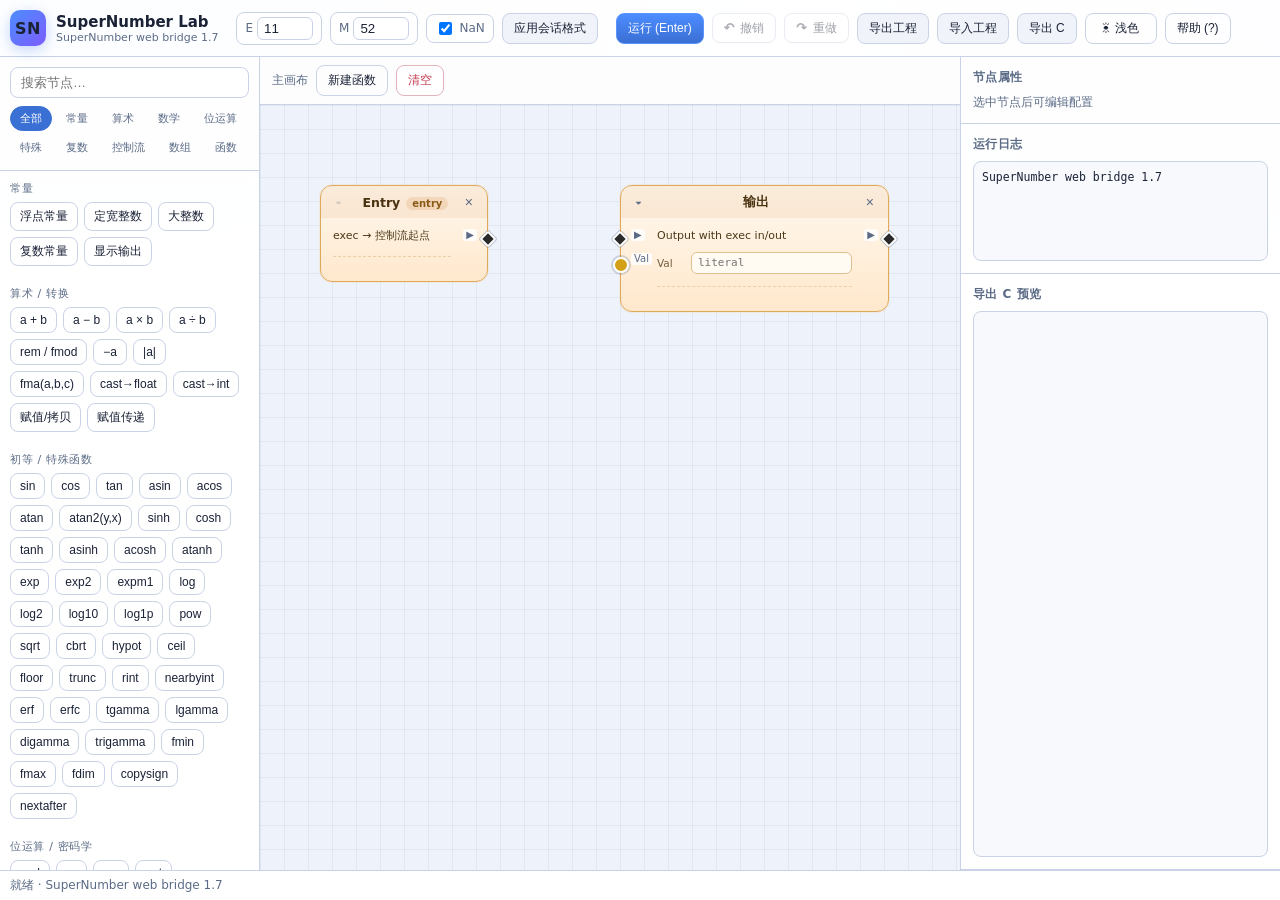
<file: webapp/index.html>
<!DOCTYPE html>
<html lang="zh-CN" data-theme="dark">
<head>
  <meta charset="UTF-8" />
  <meta name="viewport" content="width=device-width, initial-scale=1, maximum-scale=1, viewport-fit=cover" />
  <title>SuperNumber Lab</title>
  <link rel="stylesheet" href="./styles.css" />
</head>
<body>
  <div id="app">
    <header class="topbar">
      <div class="brand">
        <span class="logo">SN</span>
        <div>
          <div class="title">SuperNumber Lab</div>
          <div class="subtitle" id="verLabel">加载中…</div>
        </div>
      </div>
      <div class="toolbar-group">
        <label class="field-inline">E <input id="eBits" type="number" min="2" value="11" title="指数位宽，无上限（内存约束）" /></label>
        <label class="field-inline">M <input id="mBits" type="number" min="1" value="52" title="尾数位宽，无上限（内存约束）" /></label>
        <label class="field-inline check"><input id="nanEn" type="checkbox" checked /> NaN</label>
        <button type="button" id="btnApplyFmt" class="btn">应用会话格式</button>
      </div>
      <div class="toolbar-group">
        <button type="button" id="btnRun" class="btn primary">运行 (Enter)</button>
        <button type="button" id="btnUndo" class="btn tool" title="撤销 (Ctrl+Z)" disabled><span class="tool-ico" aria-hidden="true">↶</span><span>撤销</span></button>
        <button type="button" id="btnRedo" class="btn tool" title="重做 (Ctrl+Y)" disabled><span class="tool-ico" aria-hidden="true">↷</span><span>重做</span></button>
        <button type="button" id="btnExportProj" class="btn">导出工程</button>
        <button type="button" id="btnImportProj" class="btn">导入工程</button>
        <input type="file" id="fileImport" accept="application/json,.json" hidden />
        <button type="button" id="btnExportC" class="btn">导出 C</button>
        <button type="button" id="btnTheme" class="btn ghost theme-toggle" title="切换主题" aria-label="切换主题" aria-pressed="false">
          <span class="theme-icon" aria-hidden="true">☾</span>
          <span class="theme-label">深色</span>
        </button>
        <button type="button" id="btnHelp" class="btn ghost">帮助 (?)</button>
      </div>
    </header>

    
    <div class="mobile-bar" id="mobileBar" aria-label="移动端面板">
      <button type="button" class="btn" id="btnTogglePalette">节点</button>
      <button type="button" class="btn" id="btnToggleInspect">检查器</button>
      <button type="button" class="btn primary" id="btnRunMobile">运行</button>
      <button type="button" class="btn ghost" id="btnPanHint" title="中键拖拽 / 空格或Alt+左键 / 双指平移 · Ctrl+滚轮缩放">平移</button>
    </div>
    <div class="drawer-backdrop" id="drawerBackdrop" hidden></div>

    <div class="main">
      <aside class="palette" id="palette">
        <div class="palette-head">
          <input id="paletteSearch" type="search" placeholder="搜索节点…" />
          <div class="tabs" id="paletteTabs">
            <button type="button" data-tab="all" class="tab active">全部</button>
            <button type="button" data-tab="const" class="tab">常量</button>
            <button type="button" data-tab="arith" class="tab">算术</button>
            <button type="button" data-tab="math" class="tab">数学</button>
            <button type="button" data-tab="bit" class="tab">位运算</button>
            <button type="button" data-tab="spec" class="tab">特殊</button>
            <button type="button" data-tab="cplx" class="tab">复数</button>
            <button type="button" data-tab="flow" class="tab">控制流</button>
            <button type="button" data-tab="data" class="tab">数组</button>
            <button type="button" data-tab="fn" class="tab">函数</button>
          </div>
        </div>
        <div class="palette-body" id="paletteBody"></div>
      </aside>

      <section class="workspace-wrap">
        <div class="workspace-tools">
          <span id="workspaceMode">主画布</span>
          <button type="button" id="btnBackMain" class="btn ghost hidden">返回主画布</button>
          <button type="button" id="btnNewFn" class="btn ghost">新建函数</button>
          <button type="button" id="btnClear" class="btn danger ghost">清空</button>
          </div>
        <div class="workspace" id="workspace" title="中键拖拽平移 · 空格/Alt+左键平移 · Ctrl+滚轮缩放 · 双指缩放/平移 · Ctrl+0 重置">
          <div class="world" id="world">
            <svg id="wires" class="wires" xmlns="http://www.w3.org/2000/svg"></svg>
            <div id="canvas" class="canvas"></div>
          </div>
        </div>
      </section>

      <aside class="inspector" id="inspector">
        <section class="panel">
          <h3>节点属性</h3>
          <div id="inspectEmpty" class="muted">选中节点后可编辑配置</div>
          <div id="inspectBody" class="hidden"></div>
        </section>
        <section class="panel">
          <h3>运行日志</h3>
          <pre id="log" class="log"></pre>
        </section>
        <section class="panel grow">
          <h3 class="cprev-head">导出 C 预览</h3>
          <pre id="cprev" class="log code hl" spellcheck="false"></pre>
        </section>
      </aside>
    </div>

    <footer id="status" class="status">初始化…</footer>
  </div>

  <dialog id="cfgDlg" class="dlg">
    <form method="dialog" id="cfgForm" class="dlg-body">
      <h2 id="cfgTitle">配置常量</h2>
      <div id="cfgFields"></div>
      <menu>
        <button type="submit" value="cancel" class="btn ghost">取消</button>
        <button type="submit" value="ok" class="btn primary" id="cfgOk">确定</button>
      </menu>
    </form>
  </dialog>

  <dialog id="fnDlg" class="dlg">
    <form method="dialog" id="fnForm" class="dlg-body">
      <h2>新建自定义函数</h2>
      <label>名称 <input id="fnName" type="text" value="my_fn" pattern="[A-Za-z_][A-Za-z0-9_]*" required /></label>
      <label>参数个数 <input id="fnArity" type="number" min="0" max="64" value="2" /></label>
      <label>参数名（逗号分隔，可空） <input id="fnParams" type="text" placeholder="x,y" /></label>
      <p class="hint">创建后将进入函数编辑画布：用「参数」节点作为输入，「返回」节点作为输出。</p>
      <menu>
        <button type="submit" value="cancel" class="btn ghost">取消</button>
        <button type="submit" value="ok" class="btn primary">创建并编辑</button>
      </menu>
    </form>
  </dialog>

  <dialog id="helpDlg" class="dlg">
    <form method="dialog" class="dlg-body">
      <h2>SuperNumber Lab 使用说明</h2>
      <ul>
        <li><b>常量</b>：添加时弹出配置（定宽整数位宽/符号、大整数、浮点 E/M/NaN、复数）。双击节点可再编辑。定宽/浮点有 i32、FP64 等预设；E/M 可任意大。</li>
        <li><b>连线</b>：从<strong>任意端口</strong>拖到另一端（输出↔输入均可）。<b>数据口</b>与<strong>执行口（exec）</strong>不可互连，也不会错误高亮。类型不匹配会自动插入 Cast。松手在高亮圆点上即可连线。Esc 取消。</li>
        <li><b>边缘自动平移</b>：连线或拖动（含框选批量移动）靠近工作区边缘时，画布自动向该方向平移，便于把节点移到视野外区域（类似 UE 蓝图）。</li>
        <li><b>移动节点</b>：按住标题栏拖动；松手即停。支持 <b>框选</b> 后批量移动。Shift/Ctrl 点选多选。</li>
        <li><b>撤销 / 重做</b>：工具栏按钮，或 <b>Ctrl+Z</b> / <b>Ctrl+Y</b>（Mac 可用 Cmd）。</li>
        <li><b>画布平移 / 缩放</b>：<b>中键</b>拖拽平移；或按住 <b>空格</b>（或 Alt）+ 左键；滚轮平移视图；<b>Ctrl+滚轮</b> 缩放；触控板/手机 <b>双指</b> 平移与捏合缩放。</li>
        <li><b>注释</b>：独立「注释」节点；也可在节点旁附加注释（右键 / 配置，类似 UE 节点备注）。</li>
        <li><b>自定义函数</b>：「函数」页签 → 新建 / <b>编辑 / 重命名 / 删除</b> → 在函数画布内用参数/返回节点搭子图 → 主画布「放入画布」或<strong>拖入</strong>调用。调用节点带 <code>exec</code> 进/出，可串入控制流。参数最多 64，可缺省（未用到的可不连）。</li>
        <li><b>运行</b>：工具栏「运行」或 Enter。所有运算走 SN/WASM，保证与原生一致。节点结果预览最多两行（首尾摘要 + 省略号），悬停看全文。</li>
        <li><b>工程</b>：JSON 导入/导出（非空工程导入会询问）；「导出 C」生成标准 <code>sn_api</code> 调用；右侧可预览导出的 C 代码（语法高亮）。</li>
        <li><b>右键菜单</b>：在画布空白 / 节点 / 连线上右键，可运行、复制粘贴、断开连线、折叠端口、导出等。</li>
        <li><b>本地</b>：modular 需 HTTP；单页 <code>snlab-single.html</code> 可 file://。</li>
      </ul>

      <h3>控制流（UE 蓝图风格）</h3>
      <ul>
        <li><b>Entry</b>：执行起点；有 Entry 时按 exec 白线解释执行，否则按纯数据拓扑求值。</li>
        <li><b>Branch / If</b>：cond 真走 then，假走 else。</li>
        <li><b>While / For / DoWhile</b>：循环体走 body，结束后走 completed；While 可设 max_iter。</li>
        <li><b>Set / Get</b>：局部变量，配合循环可搭密码学迭代（mulmod/powmod 等）。</li>
        <li><b>Print / Output</b>：带 <code>exec</code> 进/出；有 Entry 时只走 exec 路径上的输出。</li>
        <li><b>DoOnce / DoN / Gate / FlipFlop / MultiGate / Switch</b>：流程控制；Break/Continue 作用于最近循环。</li>
        <li><b>端口内联字面量</b>：未连线的数据口可在节点内直接填值；已连线则隐藏输入框。</li>
        <li><b>浮点预设</b>：FP16 / FP32 / FP64 / FP128 等；E/M 仍可任意手改。</li>
        <li><b>端口折叠</b>：标题栏折叠钮优先隐藏<strong>未连接的数据端口</strong>；仍可整节点折叠。</li>
        <li><b>数组 / 向量 / 矩阵 / Tensor</b>：Make / Get / Set / MatMul / Attention / LayerNorm 等，运行时走 SN。</li>
        <li><b>示例</b>：RSA、Qwen3 toy、Transformer toy、数组求和等可从示例加载。</li>
      </ul>
      <h3>快捷键</h3>
      <table class="keys">
        <tr><td>Enter / Ctrl+Enter / R</td><td>运行图</td></tr>
        <tr><td>Ctrl+Z</td><td>撤销</td></tr>
        <tr><td>Ctrl+Y / Ctrl+Shift+Z</td><td>重做</td></tr>
        <tr><td>Delete / Backspace</td><td>删除选中节点或连线</td></tr>
        <tr><td>Esc</td><td>取消连线 / 关闭菜单 / 关闭对话框</td></tr>
        <tr><td>Ctrl+A</td><td>全选当前画布节点</td></tr>
        <tr><td>Ctrl+C / Ctrl+V / Ctrl+D</td><td>复制 / 粘贴 / 复制节点</td></tr>
        <tr><td>Ctrl+X</td><td>剪切选中节点</td></tr>
        <tr><td>F2 / Ctrl+E</td><td>编辑节点配置</td></tr>
        <tr><td>Ctrl+Shift+C</td><td>导出 C 代码</td></tr>
        <tr><td>Ctrl+S</td><td>导出工程 JSON</td></tr>
        <tr><td>Ctrl+O</td><td>导入工程</td></tr>
        <tr><td>Ctrl+N</td><td>新建自定义函数</td></tr>
        <tr><td>Ctrl+Backspace</td><td>清空当前画布</td></tr>
        <tr><td>Ctrl+Home</td><td>返回主画布</td></tr>
        <tr><td>右键</td><td>上下文菜单（画布 / 节点 / 连线）</td></tr>
        <tr><td>中键拖拽</td><td>平移画布</td></tr>
        <tr><td>空格/Alt+左键拖拽</td><td>平移画布</td></tr>
        <tr><td>Ctrl+滚轮</td><td>缩放画布</td></tr>
        <tr><td>双指捏合</td><td>缩放画布（触控）</td></tr>
        <tr><td>滚轮</td><td>上下平移视图（Shift+滚轮：左右）</td></tr>
        <tr><td>Ctrl+0</td><td>重置视图到原点</td></tr>
        <tr><td>Ctrl+Alt+T</td><td>切换深色 / 浅色主题</td></tr>
        <tr><td>?</td><td>帮助</td></tr>
      </table>
      <menu><button value="ok" class="btn primary">知道了</button></menu>
    </form>
  </dialog>

  <div id="ctxMenu" class="ctx-menu hidden" role="menu" aria-hidden="true"></div>

  <script type="module" src="./app.js"></script>
</body>
</html>
</file>
<file: webapp/styles.css>
﻿/* SuperNumber Lab — rebuilt UI */
:root,
html[data-theme="dark"] {
  --bg: #0b1020;
  --bg2: #121a2f;
  --panel: #151e35;
  --panel2: #1b2642;
  --border: #2a3658;
  --text: #e8eefc;
  --muted: #8b9bb8;
  --accent: #4d8dff;
  --accent2: #7aa8ff;
  --ok: #3dd68c;
  --warn: #f0c674;
  --danger: #ff6b7a;
  --wire: #5b8def;
  --wire-hi: #9ec1ff;
  --port-in: #f0b429;
  --port-out: #35d07f;
  --block: #1a2440;
  --block-c: #2a1f45;
  --block-fn: #1a3040;
  --block-param: #243018;
  --shadow: 0 10px 28px rgba(0,0,0,.38);
  --radius: 12px;
  --font: "Segoe UI", "PingFang SC", "Microsoft YaHei", system-ui, sans-serif;
  --mono: ui-monospace, "Cascadia Code", Consolas, monospace;
}

html[data-theme="light"] {
  --bg: #f4f6fb;
  --bg2: #e8edf7;
  --panel: #ffffff;
  --panel2: #f0f3fa;
  --border: #c9d2e6;
  --text: #1a2236;
  --muted: #5b6b86;
  --accent: #2f6fed;
  --accent2: #4d8dff;
  --ok: #1a9a5c;
  --warn: #b8860b;
  --danger: #d6455a;
  --wire: #3d72d6;
  --wire-hi: #1f4fb5;
  --port-in: #d4a017;
  --port-out: #1dbf6a;
  --block: #ffffff;
  --block-c: #f3eefc;
  --block-fn: #eaf4f8;
  --block-param: #eef5e6;
  --shadow: 0 10px 28px rgba(30, 50, 90, .12);
}

/* Theme transition overlay / view-transition */
html.theme-switching,
html.theme-switching body,
html.theme-switching #app {
  transition: background-color .35s ease, color .35s ease, border-color .35s ease;
}
::view-transition-old(root),
::view-transition-new(root) {
  animation-duration: .38s;
  animation-timing-function: ease;
}
.theme-toggle {
  display: inline-flex; align-items: center; gap: 6px;
  min-width: 72px; justify-content: center;
}
.theme-toggle .theme-icon { font-size: 14px; line-height: 1; }
.theme-toggle .theme-label { font-size: 12px; }

/* Surfaces that used hard-coded dark colors */
body {
  transition: background .35s ease, color .35s ease;
}
.topbar {
  background: color-mix(in srgb, var(--panel) 92%, transparent);
  transition: background .35s ease, border-color .35s ease;
}
html[data-theme="light"] .topbar {
  background: rgba(255,255,255,.92);
}
html[data-theme="light"] body {
  background: radial-gradient(1200px 600px at 10% -10%, #dce6ff 0%, transparent 55%),
              radial-gradient(900px 500px at 100% 0%, #ebe4ff 0%, transparent 50%),
              var(--bg);
}
.field-inline input[type="number"],
.palette-head input[type="search"],
.dlg input, .dlg select, .dlg textarea,
.inspect-form input, .inspect-form select, .inspect-form textarea {
  background: var(--bg);
  color: var(--text);
  border-color: var(--border);
}

html[data-theme="light"] .workspace-wrap {
  background-color: #eef2fa;
}
html[data-theme="light"] .workspace {
  background:
    linear-gradient(rgba(30,50,90,.06) 1px, transparent 1px),
    linear-gradient(90deg, rgba(30,50,90,.06) 1px, transparent 1px);
  background-size: 24px 24px;
  background-color: transparent;
}
html[data-theme="light"] .workspace-tools {
  background: rgba(255,255,255,.88);
}
html[data-theme="light"] .palette,
html[data-theme="light"] .inspector {
  background: rgba(255,255,255,.96);
}
html[data-theme="light"] .block {
  background: linear-gradient(180deg, #ffffff, #f5f7fc);
  border-color: var(--border);
}
html[data-theme="light"] .block.domain-c {
  background: linear-gradient(180deg, #f7f2ff, var(--block-c));
}
html[data-theme="light"] .block.domain-fn {
  background: linear-gradient(180deg, #eef7fb, var(--block-fn));
}
html[data-theme="light"] .block.domain-flow {
  background: linear-gradient(180deg, #fff8ef, #ffe8cc);
  border-color: #e0a85a;
  color: #3a2a1a;
}
html[data-theme="light"] .block.domain-flow header {
  background: rgba(200,120,40,.10);
  color: #4a3210;
}
html[data-theme="light"] .block.domain-flow header .tag {
  background: rgba(200,120,40,.16);
  color: #8a5a18;
}
html[data-theme="light"] .block.domain-flow .meta,
html[data-theme="light"] .block.domain-flow .result {
  color: #4a3818;
}
html[data-theme="light"] .block.domain-flow .result {
  border-top-color: rgba(180,120,40,.25);
}
/* dark default for control-flow */
.block.domain-flow {
  background: linear-gradient(180deg, #3a2a1a, #2a2218);
  border-color: #a67c3a;
}
.block.domain-flow.ctrl {
  box-shadow: 0 0 0 1px rgba(255,180,80,.12);
}
.block.domain-param {
  background: linear-gradient(180deg, #f3f8eb, var(--block-param));
}
html[data-theme="light"] .block header { background: rgba(0,0,0,.04); }
html[data-theme="light"] .block header .tag { background: #e8edf7; color: var(--muted); }
html[data-theme="light"] .block .result { border-top-color: #d0d8ea; }
html[data-theme="light"] .port { border-color: #fff; box-shadow: 0 0 0 2px rgba(30,50,90,.18); }
html[data-theme="light"] .fn-card { background: rgba(30,50,90,.03); }
html[data-theme="light"] .fn-card-head .tag { background: rgba(47,111,237,.12); color: #2f6fed; }
html[data-theme="light"] .ctx-menu {
  background: rgba(255,255,255,.98);
  box-shadow: 0 12px 40px rgba(30,50,90,.18);
}
html[data-theme="light"] .ctx-menu .ctx-item:hover,
html[data-theme="light"] .ctx-menu .ctx-item:focus {
  background: rgba(47,111,237,.10);
}
html[data-theme="light"] .logo {
  box-shadow: 0 4px 14px rgba(47,111,237,.28);
}

/* C preview syntax highlight (dark / light tokens) */
.log.code.hl,
#cprev.hl {
  color: var(--text);
  white-space: pre;
  tab-size: 2;
  line-height: 1.45;
  overflow: auto;
}
#cprev .tok { font-family: inherit; }
html[data-theme="dark"] #cprev .tok-kw { color: #569cd6; }
html[data-theme="dark"] #cprev .tok-type { color: #4ec9b0; }
html[data-theme="dark"] #cprev .tok-fn { color: #dcdcaa; }
html[data-theme="dark"] #cprev .tok-str { color: #ce9178; }
html[data-theme="dark"] #cprev .tok-cm { color: #6a9955; font-style: italic; }
html[data-theme="dark"] #cprev .tok-pp { color: #c586c0; }
html[data-theme="dark"] #cprev .tok-num { color: #b5cea8; }
html[data-theme="dark"] #cprev .tok-macro { color: #4fc1ff; }
html[data-theme="dark"] #cprev .tok-op { color: #d4d4d4; }
html[data-theme="dark"] #cprev .tok-punc { color: #d4d4d4; }
html[data-theme="dark"] #cprev .tok-id { color: #9cdcfe; }

html[data-theme="light"] #cprev .tok-kw { color: #0000ff; }
html[data-theme="light"] #cprev .tok-type { color: #267f99; }
html[data-theme="light"] #cprev .tok-fn { color: #795e26; }
html[data-theme="light"] #cprev .tok-str { color: #a31515; }
html[data-theme="light"] #cprev .tok-cm { color: #008000; font-style: italic; }
html[data-theme="light"] #cprev .tok-pp { color: #af00db; }
html[data-theme="light"] #cprev .tok-num { color: #098658; }
html[data-theme="light"] #cprev .tok-macro { color: #0070c1; }
html[data-theme="light"] #cprev .tok-op { color: #000000; }
html[data-theme="light"] #cprev .tok-punc { color: #000000; }
html[data-theme="light"] #cprev .tok-id { color: #001080; }

html[data-theme="light"] .log {
  background: #f7f9fd;
  border-color: var(--border);
  color: var(--text);
}
html[data-theme="light"] .log.code { color: var(--text); }
html[data-theme="light"] .status { background: rgba(255,255,255,.92); }


* { box-sizing: border-box; }
html, body { height: 100%; margin: 0; }
body {
  font-family: var(--font);
  color: var(--text);
  background: radial-gradient(1200px 600px at 10% -10%, #1a2748 0%, transparent 55%),
              radial-gradient(900px 500px at 100% 0%, #1a1630 0%, transparent 50%),
              var(--bg);
  overflow: hidden;
}

#app { display: flex; flex-direction: column; height: 100%; }

.topbar {
  display: flex; flex-wrap: wrap; gap: 12px 18px; align-items: center;
  padding: 10px 14px; background: color-mix(in srgb, var(--panel) 92%, transparent); border-bottom: 1px solid var(--border);
  backdrop-filter: blur(8px); z-index: 30;
}
.brand { display: flex; gap: 10px; align-items: center; min-width: 180px; }
.logo {
  width: 36px; height: 36px; border-radius: 10px; display: grid; place-items: center;
  background: linear-gradient(135deg, #4d8dff, #7b5cff); font-weight: 800; letter-spacing: .5px;
  box-shadow: 0 4px 14px rgba(77,141,253,.35);
}
.title { font-weight: 700; font-size: 15px; }
.subtitle { font-size: 11px; color: var(--muted); }
.toolbar-group { display: flex; flex-wrap: wrap; gap: 8px; align-items: center; }
.field-inline {
  display: inline-flex; align-items: center; gap: 4px; font-size: 12px; color: var(--muted);
  background: var(--panel); border: 1px solid var(--border); border-radius: 8px; padding: 4px 8px;
}
.field-inline input[type="number"] {
  width: 56px; background: var(--bg); color: var(--text); border: 1px solid var(--border);
  border-radius: 6px; padding: 3px 6px;
}
.field-inline.check { cursor: pointer; }

.btn {
  border: 1px solid var(--border); background: var(--panel2); color: var(--text);
  border-radius: 8px; padding: 6px 11px; font-size: 12px; cursor: pointer;
  transition: background .15s, border-color .15s, transform .05s;
}
.btn:hover {
  border-color: var(--accent);
  background: color-mix(in srgb, var(--accent) 16%, var(--panel2));
  color: var(--text);
}
.btn.primary:hover {
  filter: brightness(1.06);
  background: linear-gradient(180deg, #5a97ff, #4478db);
  border-color: #6aa0ff;
  color: #fff;
}
.btn.ghost:hover {
  background: color-mix(in srgb, var(--accent) 12%, transparent);
  border-color: var(--accent);
  color: var(--text);
}
.btn.danger:hover {
  background: color-mix(in srgb, var(--danger) 14%, var(--panel2));
  border-color: var(--danger);
  color: var(--danger);
}
.btn:active { transform: translateY(1px); }
.btn.primary { background: linear-gradient(180deg, #4d8dff, #3a6fd4); border-color: #5a95ff; color: #fff; }
.btn.ghost { background: transparent; }
.btn.danger { color: #ffb4bc; border-color: #5a3040; }
.btn.danger:hover { border-color: var(--danger); }
.btn.sm { padding: 3px 8px; font-size: 11px; }

/* Undo / Redo toolbar tools (match .btn, not raw browser buttons) */
.btn.tool,
button.tool {
  border: 1px solid var(--border);
  background: var(--panel2);
  color: var(--text);
  border-radius: 8px;
  padding: 6px 11px;
  font-size: 12px;
  cursor: pointer;
  transition: background .15s, border-color .15s, transform .05s, opacity .15s;
  display: inline-flex;
  align-items: center;
  gap: 6px;
  line-height: 1.2;
  font-family: inherit;
}
.btn.tool:hover:not(:disabled),
button.tool:hover:not(:disabled) {
  border-color: var(--accent);
  background: color-mix(in srgb, var(--accent) 16%, var(--panel2));
  color: var(--text);
}
.btn.tool:active:not(:disabled),
button.tool:active:not(:disabled) {
  transform: translateY(1px);
}
.btn.tool:disabled,
button.tool:disabled {
  opacity: 0.42;
  cursor: not-allowed;
  filter: grayscale(0.15);
}
.btn.tool .tool-ico,
button.tool .tool-ico {
  font-size: 13px;
  opacity: 0.9;
  font-weight: 700;
  letter-spacing: -0.5px;
}
html[data-theme="light"] .btn.tool,
html[data-theme="light"] button.tool {
  background: #fff;
  border-color: var(--border);
  color: var(--text);
  box-shadow: 0 1px 2px rgba(15, 23, 42, 0.04);
}
html[data-theme="light"] .btn.tool:hover:not(:disabled),
html[data-theme="light"] button.tool:hover:not(:disabled) {
  border-color: var(--accent);
  background: color-mix(in srgb, var(--accent) 10%, #fff);
}

/* Invalid magnet targets stay unhighlighted; valid glow only */
.port.drop-target.invalid {
  transform: none !important;
  box-shadow: none !important;
}


.hidden { display: none !important; }

.main {
  flex: 1; min-height: 0;
  display: grid; grid-template-columns: 260px 1fr 320px; gap: 0;
}

.palette {
  display: flex; flex-direction: column; min-height: 0;
  background: color-mix(in srgb, var(--panel) 96%, transparent); border-right: 1px solid var(--border);
}
.palette-head { padding: 10px; border-bottom: 1px solid var(--border); }
.palette-head input[type="search"] {
  width: 100%; background: var(--bg); color: var(--text); border: 1px solid var(--border);
  border-radius: 8px; padding: 7px 10px; margin-bottom: 8px; font-size: 13px;
}
.tabs { display: flex; flex-wrap: wrap; gap: 4px; }
.tab {
  border: 1px solid transparent; background: transparent; color: var(--muted);
  border-radius: 999px; padding: 4px 9px; font-size: 11px; cursor: pointer;
}
.tab:hover {
  color: var(--text);
  background: color-mix(in srgb, var(--accent) 14%, var(--panel));
  border-color: color-mix(in srgb, var(--accent) 35%, var(--border));
}
.tab.active {
  color: #fff;
  background: var(--accent);
  border-color: var(--accent);
  box-shadow: 0 1px 0 rgba(0,0,0,.08);
}
.tab.active:hover {
  color: #fff;
  background: color-mix(in srgb, var(--accent) 88%, #000);
  border-color: color-mix(in srgb, var(--accent) 88%, #000);
  filter: none;
}
.palette-body { overflow: auto; padding: 10px; flex: 1; }
.group { margin-bottom: 14px; }
.group .label {
  font-size: 11px; text-transform: uppercase; letter-spacing: .06em;
  color: var(--muted); margin: 0 0 6px;
}
.chip {
  display: inline-flex; align-items: center; gap: 4px;
  border: 1px solid var(--border); background: var(--panel);
  color: var(--text); border-radius: 8px; padding: 5px 9px; margin: 0 6px 6px 0;
  font-size: 12px; cursor: grab; user-select: none;
}
.chip:hover {
  border-color: var(--accent2);
  background: color-mix(in srgb, var(--accent) 12%, var(--panel));
}
.chip:active { cursor: grabbing; }
.chip.const { border-color: #3a5a8a; }
.chip.fn { border-color: #2f6a6a; }

.workspace-wrap {
  display: flex; flex-direction: column; min-width: 0; min-height: 0;
  background-color: var(--bg);
}
.workspace-tools {
  display: flex; flex-wrap: wrap; gap: 8px; align-items: center;
  padding: 8px 12px; border-bottom: 1px solid var(--border); background: color-mix(in srgb, var(--panel) 90%, transparent);
  font-size: 12px; color: var(--muted);
}
.workspace {
  position: relative; flex: 1; min-height: 0; overflow: hidden;
  overscroll-behavior: none;
  touch-action: none;
  cursor: default;
  /* infinite grid lives on workspace; world transforms on top */
  background:
    linear-gradient(color-mix(in srgb, var(--text) 6%, transparent) 1px, transparent 1px),
    linear-gradient(90deg, color-mix(in srgb, var(--text) 6%, transparent) 1px, transparent 1px);
  background-size: 24px 24px;
  background-color: transparent;
}
.workspace.pan-ready { cursor: grab; }
.workspace.panning { cursor: grabbing; user-select: none; }
.workspace.panning * { cursor: grabbing !important; }
.world {
  position: absolute;
  left: 0; top: 0;
  width: 0; height: 0;
  transform-origin: 0 0;
  will-change: transform;
  z-index: 1;
}
.wires {
  position: absolute; left: 0; top: 0;
  /* below .canvas so ports always win hit-testing over wire strokes */
  pointer-events: none; z-index: 1; overflow: visible;
}
.wires path {
  fill: none; stroke: var(--wire); stroke-width: 2.25;
  pointer-events: none; /* visual only */
  cursor: pointer;
}
.wires path.line { pointer-events: none; }
/* thinner hit area; ports sit above via .canvas z-index */
.wires path.hit { stroke: transparent; stroke-width: 6; pointer-events: stroke; cursor: pointer; }
.wires.drafting path.hit { pointer-events: none !important; }
.wires path.selected { stroke: var(--wire-hi); stroke-width: 3; filter: drop-shadow(0 0 4px rgba(158,193,255,.55)); }
/* infinite canvas: no fixed min size; nodes use absolute logical coords (can be negative) */
.canvas {
  position: absolute; left: 0; top: 0;
  width: 0; height: 0;
  min-width: 0; min-height: 0;
  z-index: 10; /* above wires so port circles receive pointer first */
  overflow: visible;
  pointer-events: none; /* empty space passes through; blocks re-enable */
}
.canvas .block { pointer-events: auto; }
.ws-hint {
  margin-left: 8px;
  font-size: 11px;
  color: var(--muted);
  opacity: 0.9;
  user-select: none;
}

.block {
  position: absolute; z-index: 10; min-width: 168px; max-width: 300px;
  width: max-content;
  background: linear-gradient(180deg, #1d2744, var(--block));
  border: 1px solid var(--border); border-radius: var(--radius);
  box-shadow: var(--shadow); user-select: none;
  /* height grows with ports (JS minHeight) + content; never clip */
  height: auto;
  overflow: visible;
  box-sizing: border-box;
}
.block[data-port-count] {
  max-width: 360px;
}
.block[data-port-count="0"],
.block[data-port-count="1"],
.block[data-port-count="2"] {
  max-width: 300px;
}

/* Comment sticky + attached note: no width cap (content / user-resize only). */
.block.domain-comment,
.block.domain-comment .comment-body,
.block.domain-comment .comment-text,
.block.domain-comment header,
.block.domain-comment header.comment-head {
  max-width: none !important;
  width: max-content;
}
.block.domain-comment {
  min-width: 80px !important; /* override .block 168px */
  max-width: none !important;
  width: max-content; /* was !important; JS may set px */
  height: auto;
  overflow: visible !important;
  box-sizing: border-box;
}
.block.domain-comment .comment-body {
  max-width: none !important;
  width: max-content; /* was !important; JS may set px */
  overflow: visible !important;
}
.block.domain-comment .comment-text {
  max-width: none !important;
  /* width: set by JS fit() / user resize */
  min-width: 80px;
  field-sizing: content;
  overflow: visible !important;
  white-space: pre;
  word-break: normal;
  overflow-wrap: normal;
}
.block .node-note {
  max-width: none !important;
  width: max-content; /* was !important; JS may set px */
  white-space: pre;
  overflow: visible !important;
  word-break: normal;
  overflow-wrap: normal;
}
/* multi-arg nodes: allow taller body; never clip ports/results */
.block .body {
  overflow: visible !important;
}

.block.domain-c { background: linear-gradient(180deg, #32264f, var(--block-c)); border-color: #6a4f9e; }
.block.domain-fn { background: linear-gradient(180deg, #1d3548, var(--block-fn)); border-color: #3d7a8a; }
.block.domain-param { background: linear-gradient(180deg, #2a3a22, var(--block-param)); border-color: #5a7a40; }
.block.selected { outline: 2px solid var(--accent); outline-offset: 1px; }
.block header {
  display: flex; justify-content: space-between; align-items: center; gap: 8px;
  padding: 7px 10px; background: rgba(0,0,0,.18); border-radius: var(--radius) var(--radius) 0 0;
  cursor: grab; font-size: 12.5px; font-weight: 650;
}
.block header .tag {
  font-size: 10px; font-weight: 600; color: var(--muted); background: color-mix(in srgb, var(--bg) 80%, var(--panel2));
  border-radius: 999px; padding: 1px 6px; margin-left: 6px;
}
.block .body {
  padding: 10px 12px 12px; font-size: 12px; position: relative;
  box-sizing: border-box;
  /* horizontal padding adjusted in JS when ports present */
  overflow: visible;
  display: flex;
  flex-direction: column;
  gap: 4px;
  min-width: 0;
}
.block .meta {
  color: var(--muted); font-size: 11px; line-height: 1.45;
  margin: 0; word-break: break-word; overflow-wrap: anywhere;
  white-space: pre-wrap;
}
.block .result {
  margin-top: auto; padding-top: 6px; border-top: 1px dashed var(--border);
  color: var(--ok); font-family: var(--mono); font-size: 11px;
  word-break: break-word; overflow-wrap: anywhere;
  min-height: 1.2em;
  line-height: 1.35;
  flex: 0 0 auto;
}
.block button.icon {
  border: none; background: transparent; color: var(--muted); cursor: pointer; font-size: 14px; line-height: 1;
  padding: 2px 4px; border-radius: 4px;
}
.block button.icon:hover { color: var(--danger); background: rgba(255,100,120,.12); }

/* Ports sit outside the block so wires/clicks are never covered by the frame */
.port {
  position: absolute; width: 16px; height: 16px; border-radius: 50%;
  border: 2px solid color-mix(in srgb, var(--text) 85%, #fff); box-shadow: 0 0 0 2px color-mix(in srgb, var(--bg) 40%, rgba(0,0,0,.35));
  cursor: crosshair; z-index: 80; transition: transform .1s, box-shadow .1s;
  touch-action: none;
  pointer-events: auto;
}
.port::before {
  content: "";
  position: absolute;
  left: -14px; top: -14px; right: -14px; bottom: -14px;
  border-radius: 50%;
  pointer-events: auto;
}
.port:hover { transform: scale(1.18); }
.port.in { background: var(--port-in); left: -8px; }
.port.out { background: var(--port-out); right: -8px; }
.port.linking { box-shadow: 0 0 0 4px rgba(77,141,253,.45); transform: scale(1.2); }
.port-label {
  position: absolute; font-size: 10px; color: var(--muted); pointer-events: none;
  white-space: nowrap; line-height: 1; z-index: 15;
  max-width: 72px; overflow: hidden; text-overflow: ellipsis;
  background: color-mix(in srgb, var(--block) 82%, transparent);
  padding: 1px 3px; border-radius: 3px;
}
.port-label.in { left: 10px; text-align: left; }
.port-label.out { right: 10px; text-align: right; }

.inspector {
  display: flex; flex-direction: column; min-height: 0; min-width: 0;
  background: color-mix(in srgb, var(--panel) 96%, transparent); border-left: 1px solid var(--border); overflow: hidden;
}
.panel { padding: 12px; border-bottom: 1px solid var(--border); }
.panel.grow { flex: 1; min-height: 0; display: flex; flex-direction: column; }
.panel h3 { margin: 0 0 8px; font-size: 12px; color: var(--muted); font-weight: 650; letter-spacing: .04em; text-transform: uppercase; }
.muted { color: var(--muted); font-size: 12px; }
.inspect-form { display: grid; gap: 8px; font-size: 12px; }
.inspect-form label { display: grid; gap: 4px; color: var(--muted); }
.inspect-form input, .inspect-form select, .inspect-form textarea {
  width: 100%;
  background: var(--bg);
  color: var(--text);
  border: 1px solid var(--border);
  border-radius: 8px;
  padding: 6px 8px;
  font-size: 12px;
  font-family: inherit;
}
.inspect-form textarea { min-height: 64px; resize: vertical; font-family: var(--mono); }
.inspect-actions { display: flex; gap: 6px; flex-wrap: wrap; }

.log {
  background: var(--bg);
  border: 1px solid var(--border);
  border-radius: 8px;
  padding: 8px;
  min-height: 100px;
  max-height: 22vh;
  overflow: auto;
  font-size: 11.5px;
  font-family: var(--mono);
  white-space: pre-wrap;
  margin: 0;
  color: var(--text);
}
.panel.grow .log { flex: 1; max-height: none; min-height: 120px; }
.log.code { color: var(--text); }

.status {
  padding: 6px 14px;
  background: color-mix(in srgb, var(--panel) 94%, transparent);
  border-top: 1px solid var(--border);
  font-size: 12px;
  color: var(--muted);
  z-index: 30;
}
.status.err { color: #ffb4b8; }
.status.ok { color: var(--ok); }

.dlg {
  border: 1px solid var(--border); border-radius: 14px; background: var(--panel);
  color: var(--text);
  width: min(560px, 96vw);
  max-width: min(96vw, 960px);
  min-width: min(280px, 96vw);
  max-height: min(92vh, 900px);
  padding: 0; box-shadow: var(--shadow);
  /* body scrolls; dialog itself must not clip resized content */
  overflow: auto;
  box-sizing: border-box;
  resize: both;
}
.dlg::backdrop { background: rgba(0,0,0,.55); }
.dlg-body {
  padding: 16px 18px 14px; margin: 0; display: grid; gap: 10px;
  width: 100%;
  max-height: none; /* grow with dialog; .dlg handles max-height + scroll */
  overflow: visible;
  box-sizing: border-box;
  min-width: 0;
}
.dlg-body h2 { margin: 0 0 4px; font-size: 17px; }
.dlg-body label { display: grid; gap: 4px; font-size: 12px; color: var(--muted); }
.dlg-body input,
.dlg-body select,
.dlg-body textarea,
.cfg-grid input,
.cfg-grid select,
.cfg-grid textarea {
  width: 100%;
  min-width: 0;
  max-width: 100%;
  box-sizing: border-box;
  background: var(--bg);
  color: var(--text);
  border: 1px solid var(--border);
  border-radius: 8px;
  padding: 7px 10px;
  font: inherit;
  outline: none;
  color-scheme: light dark;
}
.dlg-body input:focus,
.dlg-body select:focus,
.dlg-body textarea:focus,
.cfg-grid input:focus,
.cfg-grid select:focus,
.cfg-grid textarea:focus {
  border-color: var(--accent);
  box-shadow: 0 0 0 3px color-mix(in srgb, var(--accent) 22%, transparent);
}
.dlg-body input[type="checkbox"],
.cfg-grid input[type="checkbox"] {
  width: auto;
  margin-right: 6px;
  accent-color: var(--accent);
}
.dlg-body select option,
.cfg-grid select option {
  background: var(--panel);
  color: var(--text);
}
.dlg-body menu { display: flex; justify-content: flex-end; gap: 8px; margin: 8px 0 0; padding: 0; }
.hint { font-size: 12px; color: var(--muted); margin: 0; line-height: 1.45; }
.keys { width: 100%; border-collapse: collapse; font-size: 13px; }
.keys td { padding: 4px 8px; border-bottom: 1px solid var(--border); }
.keys td:first-child { color: var(--accent2); white-space: nowrap; width: 38%; }
.dlg-body ul { margin: 0; padding-left: 1.15em; font-size: 13px; line-height: 1.55; }
.dlg-body code {
  background: color-mix(in srgb, var(--accent) 12%, var(--panel2));
  color: var(--accent);
  border: 1px solid color-mix(in srgb, var(--accent) 22%, var(--border));
  padding: 1px 6px;
  border-radius: 4px;
  font-family: var(--mono);
  font-size: 0.92em;
}
html[data-theme="dark"] .dlg-body code {
  background: color-mix(in srgb, var(--accent) 18%, #0b1220);
  color: var(--accent2);
  border-color: color-mix(in srgb, var(--accent) 30%, var(--border));
}
html[data-theme="light"] .dlg-body code {
  background: #e8f0ff;
  color: #1a4db8;
  border-color: #b7c9ef;
}

.cfg-grid { display: grid; gap: 10px; min-width: 0; width: 100%; box-sizing: border-box; }
#cfgFields, #fnFields { min-width: 0; width: 100%; max-width: 100%; box-sizing: border-box; overflow: visible; }
.cfg-row { display: grid; grid-template-columns: minmax(0,1fr) minmax(0,1fr); gap: 8px; min-width: 0; }
.cfg-row.full { grid-template-columns: 1fr; }

.cfg-grid label,
.cfg-row label {
  min-width: 0;
  max-width: 100%;
  overflow-wrap: anywhere;
  word-break: break-word;
}
.cfg-grid input,
.cfg-grid select,
.cfg-grid textarea {
  min-width: 0;
}

/* media queries: see mobile section at end */

/* Drag / wire interaction */
.block header { touch-action: none; }
.block header.dragging { cursor: grabbing; }
.port { touch-action: none; }
.port.out.drop-target,
.port.in.drop-target {
  transform: scale(1.35);
  box-shadow: 0 0 0 4px rgba(240, 180, 41, 0.45);
}
.wires path.line.draft {
  stroke: var(--accent);
  stroke-dasharray: 6 4;
  opacity: 0.85;
  pointer-events: none;
}

/* Function management cards */
.fn-tools { padding: 4px 8px 8px; }
.fn-tools .btn.sm { width: 100%; }
.fn-card {
  margin: 0 8px 8px;
  padding: 8px 10px;
  border: 1px solid var(--border);
  border-radius: 10px;
  background: rgba(255,255,255,0.03);
}
.fn-card.active {
  border-color: var(--accent);
  box-shadow: 0 0 0 1px rgba(77,141,253,.35);
}
.fn-card-head {
  display: flex; align-items: center; gap: 6px;
  font-size: 13px; margin-bottom: 4px;
}
.fn-card-head .tag {
  font-size: 10px; padding: 1px 6px; border-radius: 999px;
  background: rgba(77,141,253,.2); color: #9ec1ff;
}
.fn-card-meta { font-size: 11px; color: var(--muted); margin-bottom: 6px; }
.fn-card-actions { display: flex; flex-wrap: wrap; gap: 4px; }
.btn.sm {
  padding: 3px 8px; font-size: 11px; border-radius: 6px;
}
.btn.danger { color: #ff8a9a; border-color: rgba(255,100,120,.35); }
.btn.danger:hover { background: rgba(255,100,120,.12); }
.muted.pad { padding: 8px 12px; font-size: 12px; }

/* Context menu */
.ctx-menu {
  position: fixed;
  z-index: 1000;
  min-width: 200px;
  max-width: 280px;
  padding: 6px 0;
  margin: 0;
  list-style: none;
  background: rgba(18, 24, 40, 0.98);
  border: 1px solid var(--border);
  border-radius: 10px;
  box-shadow: 0 12px 40px rgba(0,0,0,.45);
  backdrop-filter: blur(10px);
  color: var(--text);
  font-size: 12.5px;
}
.ctx-menu.hidden { display: none !important; }
.ctx-menu .ctx-item {
  display: flex;
  align-items: center;
  justify-content: space-between;
  gap: 16px;
  width: 100%;
  border: none;
  background: transparent;
  color: inherit;
  text-align: left;
  padding: 7px 14px;
  cursor: pointer;
  font: inherit;
}
.ctx-menu .ctx-item:hover,
.ctx-menu .ctx-item:focus {
  background: rgba(77, 141, 253, 0.18);
  outline: none;
}
.ctx-menu .ctx-item:disabled {
  opacity: 0.4;
  cursor: not-allowed;
}
.ctx-menu .ctx-item.danger { color: #ff8a9a; }
.ctx-menu .ctx-item.danger:hover { background: rgba(255,100,120,.14); }
.ctx-menu .ctx-k {
  color: var(--muted);
  font-size: 11px;
  font-family: ui-monospace, Consolas, monospace;
  white-space: nowrap;
}
.ctx-menu .ctx-sep {
  height: 1px;
  margin: 5px 8px;
  background: var(--border);
}
.ctx-menu .ctx-label {
  padding: 4px 14px 2px;
  font-size: 10px;
  color: var(--muted);
  text-transform: uppercase;
  letter-spacing: .04em;
}

.cprev-head { display: flex; align-items: baseline; gap: 8px; }
.cprev-hint { text-transform: none; letter-spacing: 0; font-weight: 500; }

/* ============================================================
   Light theme — FULL control / form / dialog surfaces (last wins)
   ============================================================ */

/* Buttons */
html[data-theme="light"] .btn {
  background: #f0f3fa;
  color: #1a2236;
  border: 1px solid #c9d2e6;
}
html[data-theme="light"] .btn:hover {
  background: #dfe8fb;
  border-color: #2f6fed;
  color: #1a2236;
}
html[data-theme="light"] .btn:active {
  background: #d0dcf7;
  color: #1a2236;
}
html[data-theme="light"] .btn.primary,
html[data-theme="light"] .btn.primary:hover,
html[data-theme="light"] .btn.primary:active {
  background: linear-gradient(180deg, #4d8dff, #3a6fd4);
  border-color: #5a95ff;
  color: #ffffff;
  filter: none;
}
html[data-theme="light"] .btn.primary:hover {
  background: linear-gradient(180deg, #5b98ff, #4579dc);
  border-color: #6aa0ff;
  color: #ffffff;
}
html[data-theme="light"] .btn.ghost {
  background: transparent;
  color: #1a2236;
  border-color: #c9d2e6;
}
html[data-theme="light"] .btn.ghost:hover {
  background: #e8eefc;
  border-color: #2f6fed;
  color: #1a2236;
}
html[data-theme="light"] .btn.danger {
  background: #ffffff;
  color: #c43b4f;
  border-color: #e2b4bc;
}
html[data-theme="light"] .btn.danger:hover {
  background: #fdecee;
  border-color: #d6455a;
  color: #c43b4f;
}

/* Tabs */
html[data-theme="light"] .tab {
  color: #5b6b86;
  background: transparent;
  border-color: transparent;
}
html[data-theme="light"] .tab:hover {
  color: #1a2236;
  background: #e4ecfb;
  border-color: #c5d4f3;
}
html[data-theme="light"] .tab.active,
html[data-theme="light"] .tab.active:hover,
html[data-theme="light"] .tab.active:focus {
  color: #ffffff !important;
  background: #3a6fd4 !important;
  border-color: #3a6fd4 !important;
  box-shadow: none;
  filter: none;
}
html[data-theme="light"] .tab.active:hover {
  background: #3263c2 !important;
  border-color: #3263c2 !important;
  color: #ffffff !important;
}

html[data-theme="light"] .chip {
  background: #ffffff;
  color: #1a2236;
  border-color: #c9d2e6;
}
html[data-theme="light"] .chip:hover {
  background: #e8eefc;
  border-color: #4d8dff;
  color: #1a2236;
}

/* Topbar fields (E/M/NaN) */
html[data-theme="light"] .field-inline {
  background: #ffffff;
  color: #5b6b86;
  border-color: #c9d2e6;
}
html[data-theme="light"] .field-inline input[type="number"],
html[data-theme="light"] .field-inline input[type="text"],
html[data-theme="light"] .palette-head input[type="search"] {
  background: #ffffff !important;
  color: #1a2236 !important;
  border: 1px solid #c9d2e6 !important;
  color-scheme: light;
}
html[data-theme="light"] .field-inline input:focus,
html[data-theme="light"] .palette-head input:focus {
  border-color: #2f6fed !important;
  box-shadow: 0 0 0 3px rgba(47, 111, 237, 0.18);
}

/* Config dialog + all dialog forms (值 / E bits / M bits / selects) */
html[data-theme="light"] .dlg {
  background: #ffffff;
  color: #1a2236;
  border: 1px solid #c9d2e6;
  box-shadow: 0 16px 48px rgba(30, 50, 90, 0.16);
}
html[data-theme="light"] .dlg::backdrop {
  background: rgba(30, 45, 80, 0.35);
}
html[data-theme="light"] .dlg-body,
html[data-theme="light"] .dlg-body h2,
html[data-theme="light"] .dlg-body label,
html[data-theme="light"] .dlg-body .hint {
  color: inherit;
}
html[data-theme="light"] .dlg-body label {
  color: #5b6b86;
}
html[data-theme="light"] .dlg-body h2 {
  color: #1a2236;
}
html[data-theme="light"] .dlg-body input,
html[data-theme="light"] .dlg-body select,
html[data-theme="light"] .dlg-body textarea,
html[data-theme="light"] .cfg-grid input,
html[data-theme="light"] .cfg-grid select,
html[data-theme="light"] .cfg-grid textarea,
html[data-theme="light"] #cfgFields input,
html[data-theme="light"] #cfgFields select,
html[data-theme="light"] #cfgFields textarea,
html[data-theme="light"] #fnFields input,
html[data-theme="light"] #fnFields select,
html[data-theme="light"] #fnFields textarea {
  background: #ffffff !important;
  color: #1a2236 !important;
  border: 1px solid #c9d2e6 !important;
  color-scheme: light;
  caret-color: #1a2236;
}
html[data-theme="light"] .dlg-body input::placeholder,
html[data-theme="light"] .cfg-grid input::placeholder,
html[data-theme="light"] #cfgFields input::placeholder,
html[data-theme="light"] #cfgFields textarea::placeholder {
  color: #8b9bb8;
  opacity: 1;
}
html[data-theme="light"] .dlg-body input:focus,
html[data-theme="light"] .dlg-body select:focus,
html[data-theme="light"] .dlg-body textarea:focus,
html[data-theme="light"] .cfg-grid input:focus,
html[data-theme="light"] .cfg-grid select:focus,
html[data-theme="light"] .cfg-grid textarea:focus,
html[data-theme="light"] #cfgFields input:focus,
html[data-theme="light"] #cfgFields select:focus,
html[data-theme="light"] #cfgFields textarea:focus {
  border-color: #2f6fed !important;
  box-shadow: 0 0 0 3px rgba(47, 111, 237, 0.18);
  outline: none;
}
html[data-theme="light"] .dlg-body select option,
html[data-theme="light"] .cfg-grid select option,
html[data-theme="light"] #cfgFields select option {
  background: #ffffff;
  color: #1a2236;
}
html[data-theme="light"] .dlg-body input[type="checkbox"],
html[data-theme="light"] #cfgFields input[type="checkbox"] {
  accent-color: #2f6fed;
  width: auto !important;
  background: #ffffff !important;
}

/* Right inspector form */
html[data-theme="light"] .inspect-form input,
html[data-theme="light"] .inspect-form select,
html[data-theme="light"] .inspect-form textarea {
  background: #ffffff !important;
  color: #1a2236 !important;
  border: 1px solid #c9d2e6 !important;
  color-scheme: light;
}
html[data-theme="light"] .inspect-form input:focus,
html[data-theme="light"] .inspect-form select:focus,
html[data-theme="light"] .inspect-form textarea:focus {
  border-color: #2f6fed !important;
  box-shadow: 0 0 0 3px rgba(47, 111, 237, 0.18);
}

/* Logs / code preview / status */
html[data-theme="light"] .log,
html[data-theme="light"] #log,
html[data-theme="light"] #cprev {
  background: #f7f9fd !important;
  color: #1a2236 !important;
  border-color: #c9d2e6 !important;
}
html[data-theme="light"] .status {
  background: #ffffff !important;
  color: #5b6b86;
  border-top-color: #c9d2e6;
}

/* Help inline code */
html[data-theme="light"] .dlg-body code,
html[data-theme="light"] dialog code,
html[data-theme="light"] code {
  background: #e8f0ff !important;
  color: #1a4db8 !important;
  border: 1px solid #b7c9ef;
  padding: 1px 6px;
  border-radius: 4px;
  font-family: var(--mono);
}
html[data-theme="dark"] .dlg-body code,
html[data-theme="dark"] dialog code {
  background: #152038;
  color: #9ec1ff;
  border: 1px solid #2a3658;
  padding: 1px 6px;
  border-radius: 4px;
  font-family: var(--mono);
}
html[data-theme="light"] .dlg-body .keys td {
  color: #1a2236;
  border-color: #d0d8ea;
}
html[data-theme="light"] .keys td:first-child {
  color: #2f6fed;
}

/* Dark theme explicit form readability (keep dark panels) */
html[data-theme="dark"] .dlg-body input,
html[data-theme="dark"] .dlg-body select,
html[data-theme="dark"] .dlg-body textarea,
html[data-theme="dark"] .cfg-grid input,
html[data-theme="dark"] .cfg-grid select,
html[data-theme="dark"] .cfg-grid textarea,
html[data-theme="dark"] #cfgFields input,
html[data-theme="dark"] #cfgFields select,
html[data-theme="dark"] #cfgFields textarea,
html[data-theme="dark"] .inspect-form input,
html[data-theme="dark"] .inspect-form select,
html[data-theme="dark"] .inspect-form textarea,
html[data-theme="dark"] .field-inline input[type="number"],
html[data-theme="dark"] .palette-head input[type="search"] {
  background: #0d1424 !important;
  color: #e8eefc !important;
  border: 1px solid #2a3658 !important;
  color-scheme: dark;
}
html[data-theme="dark"] .log,
html[data-theme="dark"] #log,
html[data-theme="dark"] #cprev {
  background: #0a1120 !important;
  color: #e8eefc;
}


/* ========== Mobile / tablet layout ========== */
.mobile-bar {
  display: none;
  gap: 6px;
  padding: 6px 8px;
  border-bottom: 1px solid var(--border);
  background: var(--panel);
  flex-wrap: wrap;
  align-items: center;
  z-index: 40;
}
.mobile-bar .btn {
  flex: 1 1 auto;
  min-width: 0;
  font-size: 12px;
  padding: 8px 10px;
}
.drawer-backdrop {
  display: none;
  position: fixed;
  inset: 0;
  background: rgba(0,0,0,.45);
  z-index: 80;
}
.drawer-backdrop.open { display: block; }

@media (max-width: 1100px) {
  .main { grid-template-columns: 220px 1fr; }
  .inspector {
    display: none;
    position: fixed;
    top: 0; right: 0; bottom: 0;
    width: min(360px, 92vw);
    z-index: 90;
    background: var(--panel);
    border-left: 1px solid var(--border);
    box-shadow: var(--shadow);
  }
  .inspector.open { display: flex; }
  .mobile-bar { display: flex; }
  .ws-hint { display: none; }
}

@media (max-width: 760px) {
  .topbar {
    gap: 8px;
    padding: 8px 10px;
  }
  .brand { min-width: 0; }
  .brand .subtitle { display: none; }
  .toolbar-group {
    width: 100%;
    justify-content: flex-start;
  }
  .field-inline input[type="number"] {
    width: 64px;
  }
  .main {
    grid-template-columns: 1fr;
    grid-template-rows: 1fr;
    position: relative;
  }
  .palette {
    display: none;
    position: fixed;
    left: 0; top: 0; bottom: 0;
    width: min(300px, 88vw);
    z-index: 90;
    background: var(--panel);
    border-right: 1px solid var(--border);
    box-shadow: var(--shadow);
  }
  .palette.open { display: flex; }
  .workspace-wrap { min-height: 0; }
  .workspace-tools {
    gap: 6px;
  }
  .workspace-tools .btn { font-size: 11px; padding: 6px 8px; }
  .status { font-size: 11px; padding: 6px 10px; }
  .dlg { width: min(96vw, 560px); max-width: 96vw; max-height: 90vh; resize: both; }
  .dlg-body { padding: 12px; overflow: auto; }
  .cfg-row { grid-template-columns: 1fr; }
  .block { min-width: 140px; max-width: 88vw; }
  .block.domain-comment,
  .block.domain-comment .comment-text,
  .block.domain-comment .comment-body,
  .block.domain-comment header {
    min-width: 80px !important;
    max-width: none !important;
    width: max-content; /* was !important; JS may set px */
  }
  .block .node-note {
    max-width: none !important;
    width: max-content; /* was !important; JS may set px */
  }
  .ctx-menu { max-width: min(280px, 92vw); }
  /* touch-friendly ports */
  .port {
    width: 16px; height: 16px;
  }
}

@media (max-width: 480px) {
  .title { font-size: 14px; }
  .logo { width: 30px; height: 30px; font-size: 12px; }
  .mobile-bar .btn { font-size: 11px; padding: 8px 6px; }
}

/* Safe area for notched phones */
@supports (padding: max(0px)) {
  .topbar, .mobile-bar, .status {
    padding-left: max(10px, env(safe-area-inset-left));
    padding-right: max(10px, env(safe-area-inset-right));
  }
}


/* ---- UE-style exec pins / control-flow polish ---- */
.port.exec {
  width: 12px;
  height: 12px;
  border-radius: 2px;
  transform: rotate(45deg);
  background: #e8e8e8;
  border: 2px solid #fff;
  box-shadow: 0 0 0 1px rgba(0,0,0,.35);
}
.port.exec.in { left: -7px; }
.port.exec.out { right: -7px; }
.port.exec:hover { transform: rotate(45deg) scale(1.15); }
html[data-theme="light"] .port.exec {
  background: #2a2a2a;
  border-color: #fff;
  box-shadow: 0 0 0 1px rgba(30,50,90,.25);
}
.wires path.line.exec {
  stroke: #f0f0f0;
  stroke-width: 2.6;
  stroke-dasharray: 8 5;
  opacity: .92;
}
html[data-theme="light"] .wires path.line.exec {
  stroke: #3a3a3a;
  stroke-width: 2.4;
}
.block.collapsed {
  min-width: 120px !important;
  opacity: .88;
}
.block.collapsed .body {
  min-height: 22px !important;
  padding: 4px 10px !important;
}
.block.collapsed header {
  border-radius: 10px;
}
.block .collapse-btn {
  margin-right: 4px;
  opacity: .55;
  font-size: 11px;
}
.block.can-collapse .collapse-btn,
.block.collapsed .collapse-btn {
  opacity: 1;
}
.block:not(.can-collapse):not(.collapsed) .collapse-btn {
  opacity: .25;
}
.preset-row {
  display: flex;
  flex-wrap: wrap;
  gap: 4px;
  margin-top: 4px;
}
.preset-row .preset {
  font-size: 10px;
  padding: 2px 6px;
  border-radius: 6px;
}
.chip.dragging-chip {
  opacity: .55;
  outline: 1px dashed var(--accent);
}
.hint {
  font-size: 11px;
  color: var(--muted);
  display: block;
  margin-bottom: 2px;
}
.block.domain-flow header .tag {
  background: rgba(255,180,80,.18);
  color: #ffd59a;
}
html[data-theme="light"] .block.domain-flow header .tag {
  background: rgba(200,120,40,.16);
  color: #8a5a18;
}

/* preset chips: keep readable hover on both themes */
.preset-row .preset:hover {
  filter: brightness(1.08);
}
html[data-theme="light"] .preset-row .preset {
  background: #eef3ff;
  color: #1a2236;
  border-color: #c5d3f2;
}
html[data-theme="light"] .preset-row .preset:hover {
  background: #dce8ff;
  color: #15203a;
  border-color: #2f6fed;
  filter: none;
}


/* ---- inline port literals (node body) ---- */
.port-lits {
  display: flex;
  flex-direction: column;
  gap: 4px;
  margin: 4px 0 6px;
  width: 100%;
  box-sizing: border-box;
}
.port-lit {
  display: grid;
  grid-template-columns: minmax(28px, auto) 1fr;
  align-items: center;
  gap: 6px;
  font-size: 10.5px;
  color: var(--muted);
  min-width: 0;
}
.port-lit > span {
  opacity: .85;
  white-space: nowrap;
  overflow: hidden;
  text-overflow: ellipsis;
  max-width: 52px;
}
.port-lit input[type="text"] {
  width: 100%;
  min-width: 0;
  box-sizing: border-box;
  background: var(--bg);
  color: var(--text);
  border: 1px solid var(--border);
  border-radius: 6px;
  padding: 3px 6px;
  font-size: 11px;
  font-family: var(--mono);
  line-height: 1.3;
}
.port-lit input[type="text"]:focus {
  outline: none;
  border-color: var(--accent);
  box-shadow: 0 0 0 2px color-mix(in srgb, var(--accent) 25%, transparent);
}
html[data-theme="light"] .port-lit input[type="text"] {
  background: #fff;
  border-color: #c9d2e6;
  color: #1a2236;
}
.block.ports-folded .port-lit { opacity: .95; }
.block.domain-flow .port-lit input { border-color: rgba(200,140,60,.35); }
html[data-theme="light"] .block.domain-flow .port-lit { color: #5a4420; }
html[data-theme="light"] .block.domain-flow .port-lit input {
  background: #fffaf2;
  border-color: #e0c090;
  color: #3a2a1a;
}
html[data-theme="light"] .block.domain-flow header .icon:hover {
  color: #c43b4f;
  background: rgba(200,80,60,.12);
}


/* tensor / array domain */
.block.domain-data header {
  background: linear-gradient(90deg, rgba(56, 189, 248, 0.22), transparent);
}
.block.domain-data .port.out:not(.exec) {
  box-shadow: 0 0 0 2px rgba(56, 189, 248, 0.35);
}
.fn-card[draggable="true"] { cursor: grab; }
.fn-card.dragging-chip { opacity: 0.65; }



/* ---- Comment sticky note (no width cap — grow with content / resize) ---- */
.block.domain-comment {
  min-width: 80px !important;
  max-width: none !important;
  width: max-content; /* was !important; JS may set px */
  height: auto;
  overflow: visible !important;
  background: linear-gradient(180deg, #fff8c5, #f5e6a3);
  border: 1px solid #c9b45a;
  box-shadow: 2px 3px 8px rgba(0,0,0,.25);
  color: #3a3418;
}
.block.domain-comment header.comment-head {
  background: rgba(0,0,0,.06);
  border-bottom: 1px solid rgba(120,100,30,.25);
  color: #5a4a10;
  font-weight: 600;
}
.block.domain-comment .comment-body {
  padding: 6px 8px 10px;
  width: max-content;
  min-width: 100%;
  max-width: none;
  box-sizing: border-box;
}
.block.domain-comment .comment-text {
  display: block;
  /* width: set by JS fit() / user resize */
  min-width: 80px;
  max-width: none !important;
  min-height: 48px;
  resize: both;
  border: none;
  background: transparent;
  color: #2c2610;
  font: 13px/1.4 "Segoe UI", system-ui, sans-serif;
  outline: none;
  box-sizing: border-box;
  white-space: pre;
  overflow: visible !important;
  field-sizing: content;
  word-break: normal;
  overflow-wrap: normal;
}
.block.domain-comment.selected {
  outline: 2px solid #d4a017;
  box-shadow: 0 0 0 3px rgba(212,160,23,.35), 2px 3px 10px rgba(0,0,0,.3);
}
html[data-theme="light"] .block.domain-comment {
  background: linear-gradient(180deg, #fffbe6, #ffe9a8);
  border-color: #d4b84a;
}
html[data-theme="dark"] .block.domain-comment {
  background: linear-gradient(180deg, #5a5330, #3f3a22);
  border-color: #8a7a40;
  color: #f0e6b0;
}
html[data-theme="dark"] .block.domain-comment header.comment-head {
  color: #f5e6a0;
  background: rgba(0,0,0,.2);
}
html[data-theme="dark"] .block.domain-comment .comment-text { color: #f5efc8; }

/* ---- UE-style attached node note (bubble near node, not a separate graph node) ---- */
.block.has-note { overflow: visible; }
.block .node-note {
  position: absolute;
  left: 8px;
  top: calc(100% + 6px);
  z-index: 40;
  min-width: 120px;
  max-width: none !important;
  width: max-content;
  padding: 6px 8px 7px;
  border-radius: 6px;
  font: 12px/1.35 "Segoe UI", system-ui, sans-serif;
  color: #2c2610;
  background: linear-gradient(180deg, #fff8c5, #f5e6a3);
  border: 1px solid #c9b45a;
  box-shadow: 1px 2px 6px rgba(0,0,0,.22);
  white-space: pre;
  word-break: normal;
  overflow-wrap: normal;
  cursor: text;
  pointer-events: auto;
  user-select: text;
}
.block .node-note::before {
  content: "";
  position: absolute;
  left: 14px;
  top: -6px;
  width: 10px;
  height: 10px;
  background: #fff8c5;
  border-left: 1px solid #c9b45a;
  border-top: 1px solid #c9b45a;
  transform: rotate(45deg);
}
.block .node-note[contenteditable="true"]:focus {
  outline: 2px solid #d4a017;
  box-shadow: 0 0 0 3px rgba(212,160,23,.3), 1px 2px 8px rgba(0,0,0,.28);
}
.block .node-note.empty-hint {
  opacity: 0.72;
  font-style: italic;
  color: #6a5a20;
}
html[data-theme="dark"] .block .node-note {
  color: #f0e6b0;
  background: linear-gradient(180deg, #5a5330, #3f3a22);
  border-color: #8a7a40;
}
html[data-theme="dark"] .block .node-note::before {
  background: #5a5330;
  border-color: #8a7a40;
}
html[data-theme="dark"] .block .node-note.empty-hint { color: #c9b878; }
html[data-theme="light"] .block .node-note {
  background: linear-gradient(180deg, #fffbe6, #ffe9a8);
  border-color: #d4b84a;
}



/* multi-select marquee */
.marquee {
  position: absolute;
  border: 1px dashed var(--accent, #6aa6ff);
  background: color-mix(in srgb, var(--accent, #6aa6ff) 18%, transparent);
  pointer-events: none;
  z-index: 50;
  display: none;
  box-sizing: border-box;
}


/* result preview: max 2 lines + middle-ellipsis text; full via title */
.block .result {
  display: -webkit-box !important;
  -webkit-box-orient: vertical !important;
  -webkit-line-clamp: 2 !important;
  line-clamp: 2 !important;
  overflow: hidden !important;
  text-overflow: ellipsis !important;
  white-space: normal !important;
  max-height: calc(1.35em * 2 + 2px) !important;
  cursor: help;
}
</file>
